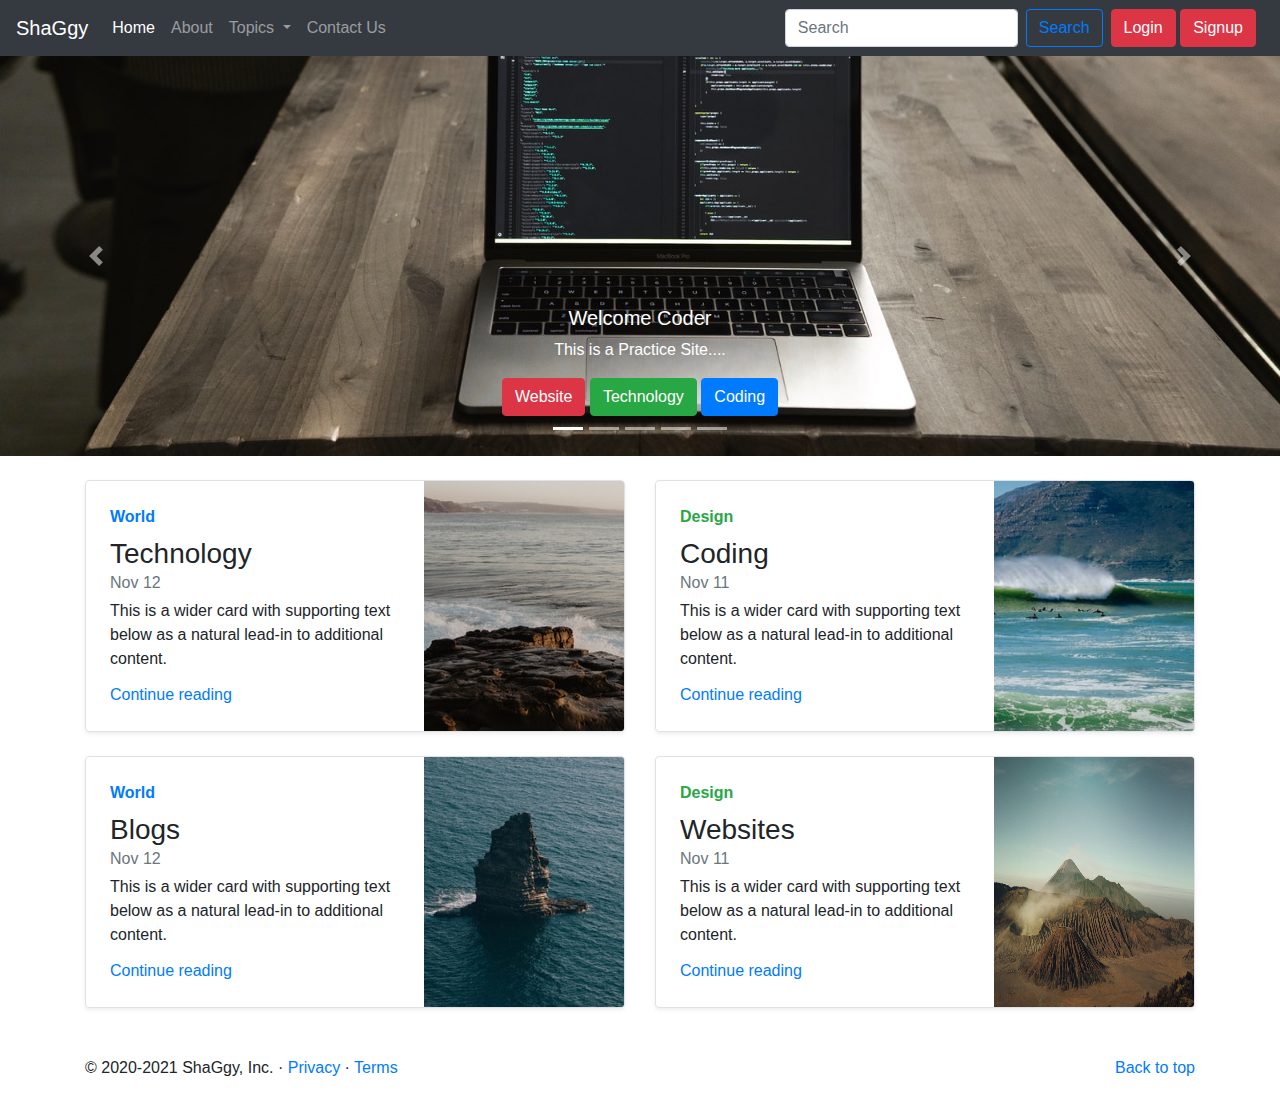
<file: index.html>
<!doctype html>
<html lang="en">

<head>
    <!-- Required meta tags -->
    <meta charset="utf-8">
    <meta name="viewport" content="width=device-width, initial-scale=1, shrink-to-fit=no">

    <!-- Bootstrap CSS -->
    <link rel="stylesheet" href="https://stackpath.bootstrapcdn.com/bootstrap/4.5.2/css/bootstrap.min.css"
        integrity="sha384-JcKb8q3iqJ61gNV9KGb8thSsNjpSL0n8PARn9HuZOnIxN0hoP+VmmDGMN5t9UJ0Z" crossorigin="anonymous">

    <title>MySite</title>
</head>

<body>
    <nav class="navbar navbar-expand-lg navbar-dark bg-dark">
        <a class="navbar-brand" href="https://akash-salvi.github.io/bootstrap/">ShaGgy</a>
        <button class="navbar-toggler" type="button" data-toggle="collapse" data-target="#navbarSupportedContent"
            aria-controls="navbarSupportedContent" aria-expanded="false" aria-label="Toggle navigation">
            <span class="navbar-toggler-icon"></span>
        </button>

        <div class="collapse navbar-collapse" id="navbarSupportedContent">
            <ul class="navbar-nav mr-auto">
                <li class="nav-item active">
                    <a class="nav-link" href="https://akash-salvi.github.io/bootstrap/">Home <span class="sr-only">(current)</span></a>
                </li>
                <li class="nav-item">
                    <a class="nav-link" href="https://akash-salvi.github.io/bootstrap/about.html">About</a>
                </li>
                <li class="nav-item dropdown">
                    <a class="nav-link dropdown-toggle" href="#" id="navbarDropdown" role="button"
                        data-toggle="dropdown" aria-haspopup="true" aria-expanded="false">
                        Topics
                    </a>
                    <div class="dropdown-menu" aria-labelledby="navbarDropdown">
                        <a class="dropdown-item" href="#">Technology</a>
                        <a class="dropdown-item" href="#">Space </a>
                        <div class="dropdown-divider"></div>
                        <a class="dropdown-item" href="#">Support</a>
                        <a class="dropdown-item" href="#">Help</a>
                    </div>
                </li>
                <li class="nav-item">
                    <a class="nav-link" href="https://akash-salvi.github.io/bootstrap/contact.html">Contact Us</a>
                </li>

            </ul>
            <form class="form-inline my-2 my-lg-0">
                <input class="form-control mr-sm-2" type="search" placeholder="Search" aria-label="Search">
                <button class="btn btn-outline-primary my-2 my-sm-0" type="submit">Search</button>
                <div class="mx-2">
                    <button type="button" class="btn btn-danger" data-toggle="modal"
                        data-target="#loginModal">Login</button>
                    <button type="button" class="btn btn-danger" data-toggle="modal"
                        data-target="#signupModal">Signup</button>
                </div>
            </form>
        </div>
    </nav>

    <!--Login Modal -->
    <div class="modal fade" id="loginModal" tabindex="-1" aria-labelledby="loginModalLabel" aria-hidden="true">
        <div class="modal-dialog">
            <div class="modal-content">
                <div class="modal-header">
                    <h5 class="modal-title" id="loginModalLabel">Login</h5>
                    <button type="button" class="close" data-dismiss="modal" aria-label="Close">
                        <span aria-hidden="true">&times;</span>
                    </button>
                </div>
                <div class="modal-body">
                    <form>
                        <div class="form-group">
                            <label for="exampleInputEmail1">Email address</label>
                            <input type="email" class="form-control" id="exampleInputEmail1"
                                aria-describedby="emailHelp">
                            <small id="emailHelp" class="form-text text-muted">We'll never share your email with anyone
                                else.</small>
                        </div>
                        <div class="form-group">
                            <label for="exampleInputPassword1">Password</label>
                            <input type="password" class="form-control" id="exampleInputPassword1">
                        </div>
                        <button type="submit" class="btn btn-primary">Login</button>
                    </form>
                </div>
                <div class="modal-footer">
                    <button type="button" class="btn btn-secondary" data-dismiss="modal">Close</button>
                </div>
            </div>
        </div>
    </div>

    <!--Signup Modal -->
    <div class="modal fade" id="signupModal" tabindex="-1" aria-labelledby="signupModalLabel" aria-hidden="true">
        <div class="modal-dialog">
            <div class="modal-content">
                <div class="modal-header">
                    <h5 class="modal-title" id="signupModalLabel">Create a Account</h5>
                    <button type="button" class="close" data-dismiss="modal" aria-label="Close">
                        <span aria-hidden="true">&times;</span>
                    </button>
                </div>
                <div class="modal-body">
                    <form>
                        <div class="form-group">
                            <label for="exampleInputEmail1">Email address</label>
                            <input type="email" class="form-control" id="exampleInputEmail1"
                                aria-describedby="emailHelp">
                            <small id="emailHelp" class="form-text text-muted">We'll never share your email with anyone
                                else.</small>
                        </div>
                        <div class="form-group">
                            <label for="exampleInputPassword1">Password</label>
                            <input type="password" class="form-control" id="exampleInputPassword1">
                        </div>
                        <div class="form-group">
                            <label for="exampleInputPassword1">Confirm Password</label>
                            <input type="password" class="form-control" id="exampleInputPassword1">
                        </div>
                        <button type="submit" class="btn btn-primary">Create Account</button>
                    </form>
                </div>
                <div class="modal-footer">
                    <button type="button" class="btn btn-secondary" data-dismiss="modal">Close</button>
                </div>
            </div>
        </div>
    </div>
    <div id="carouselExampleIndicators" class="carousel slide carousel-fade" data-ride="carousel">
        <ol class="carousel-indicators">
            <li data-target="#carouselExampleIndicators" data-slide-to="0" class="active"></li>
            <li data-target="#carouselExampleIndicators" data-slide-to="1"></li>
            <li data-target="#carouselExampleIndicators" data-slide-to="2"></li>
            <li data-target="#carouselExampleIndicators" data-slide-to="3"></li>
            <li data-target="#carouselExampleIndicators" data-slide-to="4"></li>
        </ol>
        <div class="carousel-inner">
            <div class="carousel-item active">
                <img src="lap.jpg" class="d-block w-100" alt="...">
                <div class="carousel-caption d-none d-md-block">
                    <h5>Welcome Coder</h5>
                    <p>This is a Practice Site....</p>
                    <button class="btn btn-danger">Website</button>
                    <button class="btn btn-success">Technology</button>
                    <button class="btn btn-primary">Coding</button>
                </div>
            </div>
            <div class="carousel-item">
                <img src="matrix.jpg" class="d-block w-100" alt="...">
                <div class="carousel-caption d-none d-md-block">
                    <h5>Welcome Coder</h5>
                    <p>This is a Practice Site....</p>
                    <button class="btn btn-danger">Website</button>
                    <button class="btn btn-success">Technology</button>
                    <button class="btn btn-primary">Coding</button>
                </div>
            </div>
            <div class="carousel-item">
                <img src="lap2.jpg" class="d-block w-100" alt="...">
                <div class="carousel-caption d-none d-md-block">
                    <h5>Welcome Coder</h5>
                    <p>This is a Practice Site....</p>
                    <button class="btn btn-danger">Website</button>
                    <button class="btn btn-success">Technology</button>
                    <button class="btn btn-primary">Coding</button>
                </div>
            </div>
            <div class="carousel-item">
                <img src="chil.jpg" class="d-block w-100" alt="...">
                <div class="carousel-caption d-none d-md-block">
                    <h5>Welcome Coder</h5>
                    <p>This is a Practice Site....</p>
                    <button class="btn btn-danger">Website</button>
                    <button class="btn btn-success">Technology</button>
                    <button class="btn btn-primary">Coding</button>
                </div>
            </div>
            <div class="carousel-item">
                <img src="neo.jpg" class="d-block w-100" alt="...">
                <div class="carousel-caption d-none d-md-block">
                    <h5>Welcome Coder</h5>
                    <p>This is a Practice Site....</p>
                    <button class="btn btn-danger">Website</button>
                    <button class="btn btn-success">Technology</button>
                    <button class="btn btn-primary">Coding</button>
                </div>
            </div>
        </div>
        <a class="carousel-control-prev" href="#carouselExampleIndicators" role="button" data-slide="prev">
            <span class="carousel-control-prev-icon" aria-hidden="true"></span>
            <span class="sr-only">Previous</span>
        </a>
        <a class="carousel-control-next" href="#carouselExampleIndicators" role="button" data-slide="next">
            <span class="carousel-control-next-icon" aria-hidden="true"></span>
            <span class="sr-only">Next</span>
        </a>
    </div>

    <div class="container my-4">
        <div class="row">
            <div class="col">
                <div
                    class="row no-gutters border rounded overflow-hidden flex-md-row mb-4 shadow-sm h-md-250 position-relative">
                    <div class="col p-4 d-flex flex-column position-static">
                        <strong class="d-inline-block mb-2 text-primary">World</strong>
                        <h3 class="mb-0">Technology</h3>
                        <div class="mb-1 text-muted">Nov 12</div>
                        <p class="card-text mb-auto">This is a wider card with supporting text below as a natural
                            lead-in to
                            additional content.</p>
                        <a href="#" class="stretched-link">Continue reading</a>
                    </div>
                    <div class="col-auto d-none d-lg-block">
                        <img src="1.jpg" class="bd-placeholder-img" width="200" height="250" alt="">
                    </div>
                </div>
            </div>
            <div class="col">
                <div
                    class="row no-gutters border rounded overflow-hidden flex-md-row mb-4 shadow-sm h-md-250 position-relative">
                    <div class="col p-4 d-flex flex-column position-static">
                        <strong class="d-inline-block mb-2 text-success">Design</strong>
                        <h3 class="mb-0">Coding</h3>
                        <div class="mb-1 text-muted">Nov 11</div>
                        <p class="mb-auto">This is a wider card with supporting text below as a natural lead-in to
                            additional content.</p>
                        <a href="#" class="stretched-link">Continue reading</a>
                    </div>
                    <div class="col-auto d-none d-lg-block">
                        <img src="3.jpg" class="bd-placeholder-img" width="200" height="250" alt="">
                    </div>
                </div>
            </div>
        </div>
        <div class="row">
            <div class="col">
                <div
                    class="row no-gutters border rounded overflow-hidden flex-md-row mb-4 shadow-sm h-md-250 position-relative">
                    <div class="col p-4 d-flex flex-column position-static">
                        <strong class="d-inline-block mb-2 text-primary">World</strong>
                        <h3 class="mb-0">Blogs</h3>
                        <div class="mb-1 text-muted">Nov 12</div>
                        <p class="card-text mb-auto">This is a wider card with supporting text below as a natural
                            lead-in to
                            additional content.</p>
                        <a href="#" class="stretched-link">Continue reading</a>
                    </div>
                    <div class="col-auto d-none d-lg-block">
                        <img src="2.jpg" class="bd-placeholder-img" width="200" height="250" alt="">
                    </div>
                </div>
            </div>
            <div class="col">
                <div
                    class="row no-gutters border rounded overflow-hidden flex-md-row mb-4 shadow-sm h-md-250 position-relative">
                    <div class="col p-4 d-flex flex-column position-static">
                        <strong class="d-inline-block mb-2 text-success">Design</strong>
                        <h3 class="mb-0">Websites</h3>
                        <div class="mb-1 text-muted">Nov 11</div>
                        <p class="mb-auto">This is a wider card with supporting text below as a natural lead-in to
                            additional content.</p>
                        <a href="#" class="stretched-link">Continue reading</a>
                    </div>
                    <div class="col-auto d-none d-lg-block">
                        <img src="4.jpg" class="bd-placeholder-img" width="200" height="250" alt="">
                    </div>
                </div>
            </div>
        </div>
    </div>



    <!-- Optional JavaScript -->
    <!-- jQuery first, then Popper.js, then Bootstrap JS -->
    <script src="https://code.jquery.com/jquery-3.5.1.slim.min.js"
        integrity="sha384-DfXdz2htPH0lsSSs5nCTpuj/zy4C+OGpamoFVy38MVBnE+IbbVYUew+OrCXaRkfj"
        crossorigin="anonymous"></script>
    <script src="https://cdn.jsdelivr.net/npm/popper.js@1.16.1/dist/umd/popper.min.js"
        integrity="sha384-9/reFTGAW83EW2RDu2S0VKaIzap3H66lZH81PoYlFhbGU+6BZp6G7niu735Sk7lN"
        crossorigin="anonymous"></script>
    <script src="https://stackpath.bootstrapcdn.com/bootstrap/4.5.2/js/bootstrap.min.js"
        integrity="sha384-B4gt1jrGC7Jh4AgTPSdUtOBvfO8shuf57BaghqFfPlYxofvL8/KUEfYiJOMMV+rV"
        crossorigin="anonymous"></script>

    <footer class="container">
        <p class="float-right"><a href="#">Back to top</a></p>
        <p>© 2020-2021 ShaGgy, Inc. · <a href="#">Privacy</a> · <a href="#">Terms</a></p>
    </footer>
</body>

</html>
</file>
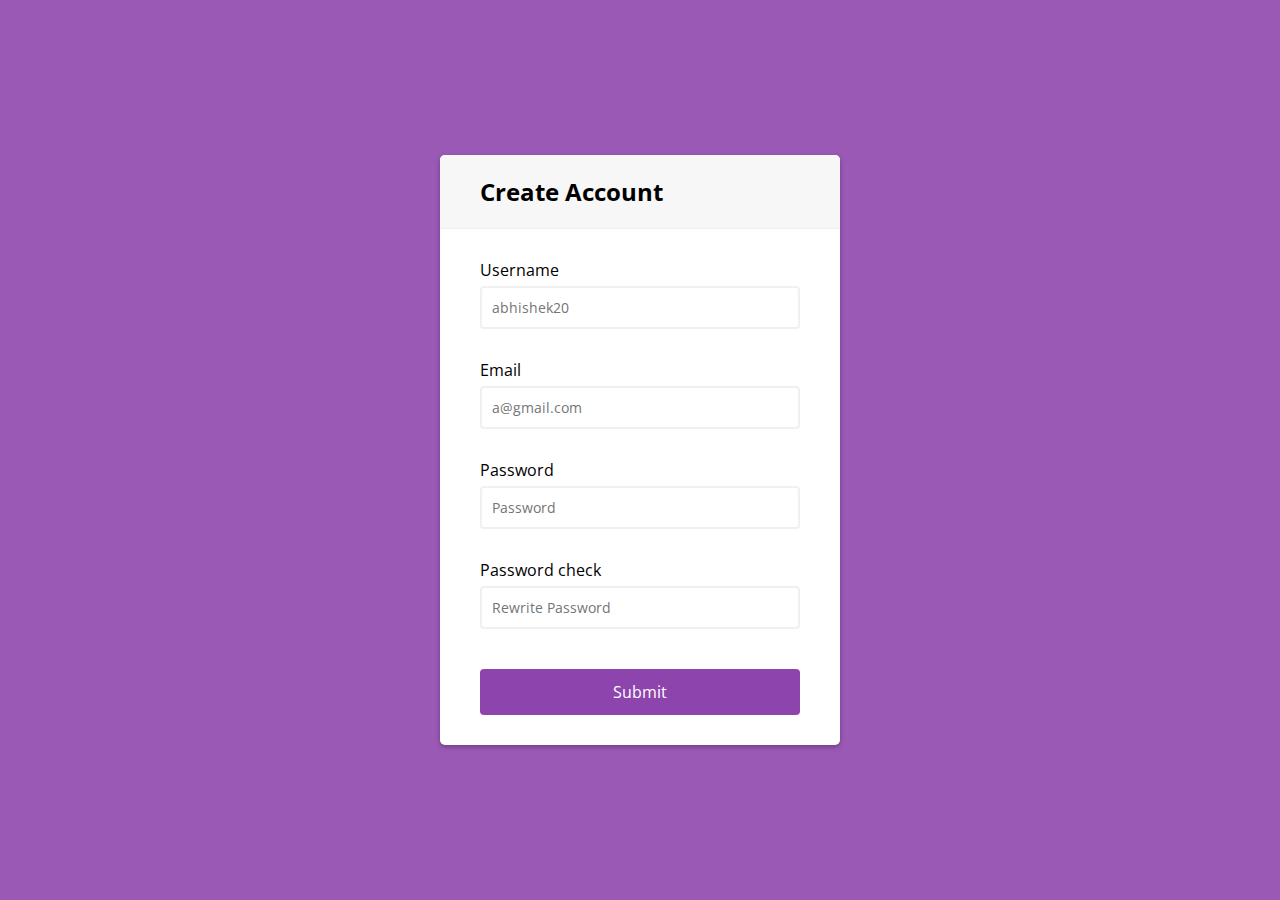
<file: Sign up/index.html>
<!DOCTYPE html>
<html>
<head>
	<title>Sign Up Form Validation</title>
	<link rel="stylesheet" type="text/css" href="css/style.css">
	<meta name="viewport" content="width=device-width, initial-scale=1">
</head>
<body>
	<div class="container">
        <div class="header">
            <h2>Create Account</h2>
        </div>
        <form id="form" class="form">
            <div class="form-control">
                <label for="username">Username</label>
                <input type="text" placeholder="abhishek20" id="username" />
                <i class="fas fa-check-circle"></i>
                <i class="fas fa-exclamation-circle"></i>
                <small>Error message</small>
            </div>
            <div class="form-control">
                <label for="username">Email</label>
                <input type="email" placeholder="a@gmail.com" id="email" />
                <i class="fas fa-check-circle"></i>
                <i class="fas fa-exclamation-circle"></i>
                <small>Error message</small>
            </div>
            <div class="form-control">
                <label for="username">Password</label>
                <input type="password" placeholder="Password" id="password"/>
                <i class="fas fa-check-circle"></i>
                <i class="fas fa-exclamation-circle"></i>
                <small>Error message</small>
            </div>
            <div class="form-control">
                <label for="username">Password check</label>
                <input type="password" placeholder="Rewrite Password" id="password2"/>
                <i class="fas fa-check-circle"></i>
                <i class="fas fa-exclamation-circle"></i>
                <small>Error message</small>
            </div>
            <button>Submit</button>
        </form>
    </div>
    <script type="text/javascript" src="js/main.js"></script>
</body>
</html>
</file>
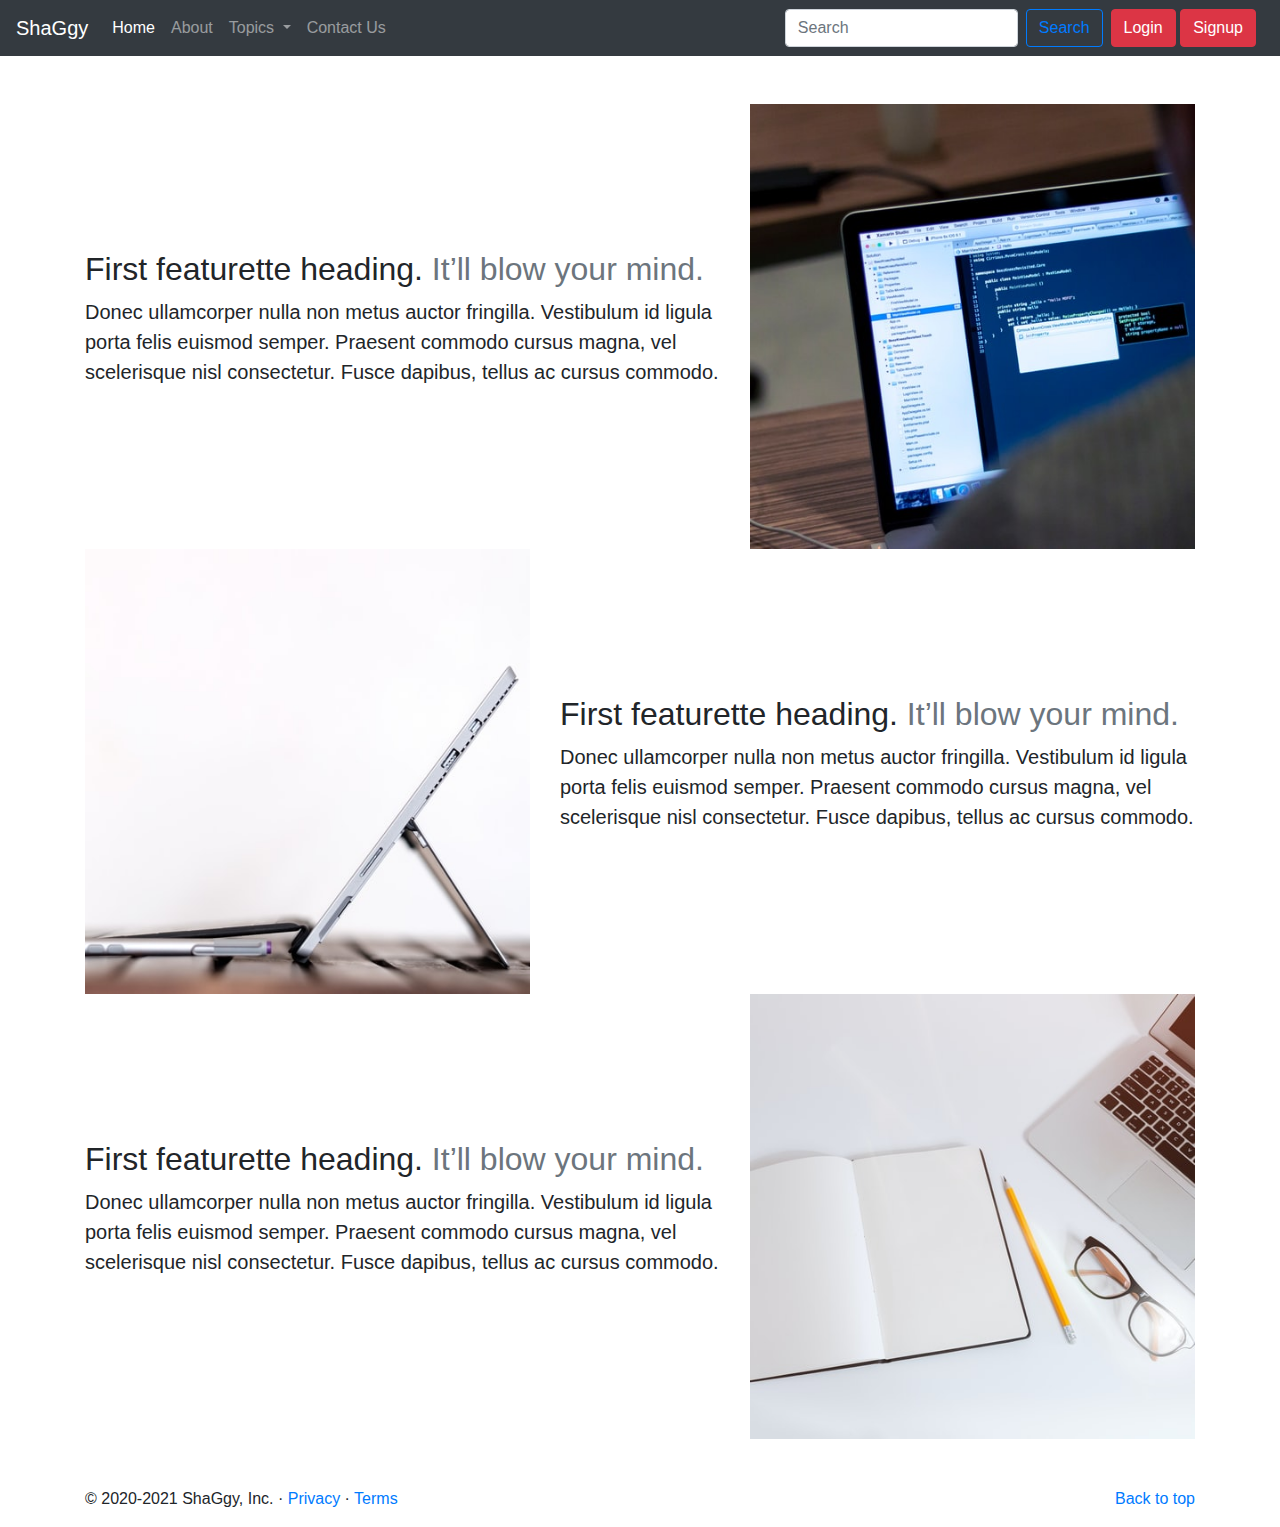
<file: about.html>
<!doctype html>
<html lang="en">

<head>
    <!-- Required meta tags -->
    <meta charset="utf-8">
    <meta name="viewport" content="width=device-width, initial-scale=1, shrink-to-fit=no">

    <!-- Bootstrap CSS -->
    <link rel="stylesheet" href="https://stackpath.bootstrapcdn.com/bootstrap/4.5.2/css/bootstrap.min.css"
        integrity="sha384-JcKb8q3iqJ61gNV9KGb8thSsNjpSL0n8PARn9HuZOnIxN0hoP+VmmDGMN5t9UJ0Z" crossorigin="anonymous">

    <title>MySite</title>
</head>

<body>
    <nav class="navbar navbar-expand-lg navbar-dark bg-dark">
        <a class="navbar-brand" href="https://akash-salvi.github.io/bootstrap">ShaGgy</a>
        <button class="navbar-toggler" type="button" data-toggle="collapse" data-target="#navbarSupportedContent"
            aria-controls="navbarSupportedContent" aria-expanded="false" aria-label="Toggle navigation">
            <span class="navbar-toggler-icon"></span>
        </button>

        <div class="collapse navbar-collapse" id="navbarSupportedContent">
            <ul class="navbar-nav mr-auto">
                <li class="nav-item active">
                    <a class="nav-link" href="https://akash-salvi.github.io/bootstrap/">Home <span class="sr-only">(current)</span></a>
                </li>
                <li class="nav-item">
                    <a class="nav-link" href="https://akash-salvi.github.io/bootstrap/about.html">About</a>
                </li>
                <li class="nav-item dropdown">
                    <a class="nav-link dropdown-toggle" href="#" id="navbarDropdown" role="button"
                        data-toggle="dropdown" aria-haspopup="true" aria-expanded="false">
                        Topics
                    </a>
                    <div class="dropdown-menu" aria-labelledby="navbarDropdown">
                        <a class="dropdown-item" href="#">Technology</a>
                        <a class="dropdown-item" href="#">Space </a>
                        <div class="dropdown-divider"></div>
                        <a class="dropdown-item" href="#">Support</a>
                        <a class="dropdown-item" href="#">Help</a>
                    </div>
                </li>
                <li class="nav-item">
                    <a class="nav-link" href="https://akash-salvi.github.io/bootstrap/contact.html">Contact Us</a>
                </li>

            </ul>
            <form class="form-inline my-2 my-lg-0">
                <input class="form-control mr-sm-2" type="search" placeholder="Search" aria-label="Search">
                <button class="btn btn-outline-primary my-2 my-sm-0" type="submit">Search</button>
                <div class="mx-2">
                    <button type="button" class="btn btn-danger" data-toggle="modal"
                        data-target="#loginModal">Login</button>
                    <button type="button" class="btn btn-danger" data-toggle="modal"
                        data-target="#signupModal">Signup</button>
                </div>
            </form>
        </div>
    </nav>

    <!--Login Modal -->
    <div class="modal fade" id="loginModal" tabindex="-1" aria-labelledby="loginModalLabel" aria-hidden="true">
        <div class="modal-dialog">
            <div class="modal-content">
                <div class="modal-header">
                    <h5 class="modal-title" id="loginModalLabel">Login</h5>
                    <button type="button" class="close" data-dismiss="modal" aria-label="Close">
                        <span aria-hidden="true">&times;</span>
                    </button>
                </div>
                <div class="modal-body">
                    <form>
                        <div class="form-group">
                            <label for="exampleInputEmail1">Email address</label>
                            <input type="email" class="form-control" id="exampleInputEmail1"
                                aria-describedby="emailHelp">
                            <small id="emailHelp" class="form-text text-muted">We'll never share your email with anyone
                                else.</small>
                        </div>
                        <div class="form-group">
                            <label for="exampleInputPassword1">Password</label>
                            <input type="password" class="form-control" id="exampleInputPassword1">
                        </div>
                        <button type="submit" class="btn btn-primary">Login</button>
                    </form>
                </div>
                <div class="modal-footer">
                    <button type="button" class="btn btn-secondary" data-dismiss="modal">Close</button>
                </div>
            </div>
        </div>
    </div>

    <!--Signup Modal -->
    <div class="modal fade" id="signupModal" tabindex="-1" aria-labelledby="signupModalLabel" aria-hidden="true">
        <div class="modal-dialog">
            <div class="modal-content">
                <div class="modal-header">
                    <h5 class="modal-title" id="signupModalLabel">Create a Account</h5>
                    <button type="button" class="close" data-dismiss="modal" aria-label="Close">
                        <span aria-hidden="true">&times;</span>
                    </button>
                </div>
                <div class="modal-body">
                    <form>
                        <div class="form-group">
                            <label for="exampleInputEmail1">Email address</label>
                            <input type="email" class="form-control" id="exampleInputEmail1"
                                aria-describedby="emailHelp">
                            <small id="emailHelp" class="form-text text-muted">We'll never share your email with anyone
                                else.</small>
                        </div>
                        <div class="form-group">
                            <label for="exampleInputPassword1">Password</label>
                            <input type="password" class="form-control" id="exampleInputPassword1">
                        </div>
                        <div class="form-group">
                            <label for="exampleInputPassword1">Confirm Password</label>
                            <input type="password" class="form-control" id="exampleInputPassword1">
                        </div>
                        <button type="submit" class="btn btn-primary">Create Account</button>
                    </form>
                </div>
                <div class="modal-footer">
                    <button type="button" class="btn btn-secondary" data-dismiss="modal">Close</button>
                </div>
            </div>
        </div>
    </div>

    <div class="container my-5">
        <div class="row featurette d.flex justify.content-center align-items-center">
            <div class="col-md-7">
                <h2 class="featurette-heading">First featurette heading. <span class="text-muted">It’ll blow your
                        mind.</span></h2>
                <p class="lead">Donec ullamcorper nulla non metus auctor fringilla. Vestibulum id ligula porta felis
                    euismod
                    semper. Praesent commodo cursus magna, vel scelerisque nisl consectetur. Fusce dapibus, tellus ac
                    cursus
                    commodo.</p>
            </div>
            <div class="col-md-5">
                <img src="7.jpg" class="img-fluid" alt="">
            </div>
        </div>
        <div class="row featurette d.flex justify.content-center align-items-center">
            <div class="col-md-7  order-md-2">
                <h2 class="featurette-heading">First featurette heading. <span class="text-muted">It’ll blow your
                        mind.</span></h2>
                <p class="lead">Donec ullamcorper nulla non metus auctor fringilla. Vestibulum id ligula porta felis
                    euismod
                    semper. Praesent commodo cursus magna, vel scelerisque nisl consectetur. Fusce dapibus, tellus ac
                    cursus
                    commodo.</p>
            </div>
            <div class="col-md-5  order-md-1">
                <img src="6.jpg" class="img-fluid" alt="">
            </div>
        </div>
        <div class="row featurette d.flex justify.content-center align-items-center">
            <div class="col-md-7">
                <h2 class="featurette-heading">First featurette heading. <span class="text-muted">It’ll blow your
                        mind.</span></h2>
                <p class="lead">Donec ullamcorper nulla non metus auctor fringilla. Vestibulum id ligula porta felis
                    euismod
                    semper. Praesent commodo cursus magna, vel scelerisque nisl consectetur. Fusce dapibus, tellus ac
                    cursus
                    commodo.</p>
            </div>
            <div class="col-md-5">
                <img src="8.jpg" class="img-fluid" alt="">
            </div>
        </div>
    </div>



    <!-- Optional JavaScript -->
    <!-- jQuery first, then Popper.js, then Bootstrap JS -->
    <script src="https://code.jquery.com/jquery-3.5.1.slim.min.js"
        integrity="sha384-DfXdz2htPH0lsSSs5nCTpuj/zy4C+OGpamoFVy38MVBnE+IbbVYUew+OrCXaRkfj"
        crossorigin="anonymous"></script>
    <script src="https://cdn.jsdelivr.net/npm/popper.js@1.16.1/dist/umd/popper.min.js"
        integrity="sha384-9/reFTGAW83EW2RDu2S0VKaIzap3H66lZH81PoYlFhbGU+6BZp6G7niu735Sk7lN"
        crossorigin="anonymous"></script>
    <script src="https://stackpath.bootstrapcdn.com/bootstrap/4.5.2/js/bootstrap.min.js"
        integrity="sha384-B4gt1jrGC7Jh4AgTPSdUtOBvfO8shuf57BaghqFfPlYxofvL8/KUEfYiJOMMV+rV"
        crossorigin="anonymous"></script>

    <footer class="container">
        <p class="float-right"><a href="#">Back to top</a></p>
        <p>© 2020-2021 ShaGgy, Inc. · <a href="#">Privacy</a> · <a href="#">Terms</a></p>
    </footer>
</body>

</html>
</file>
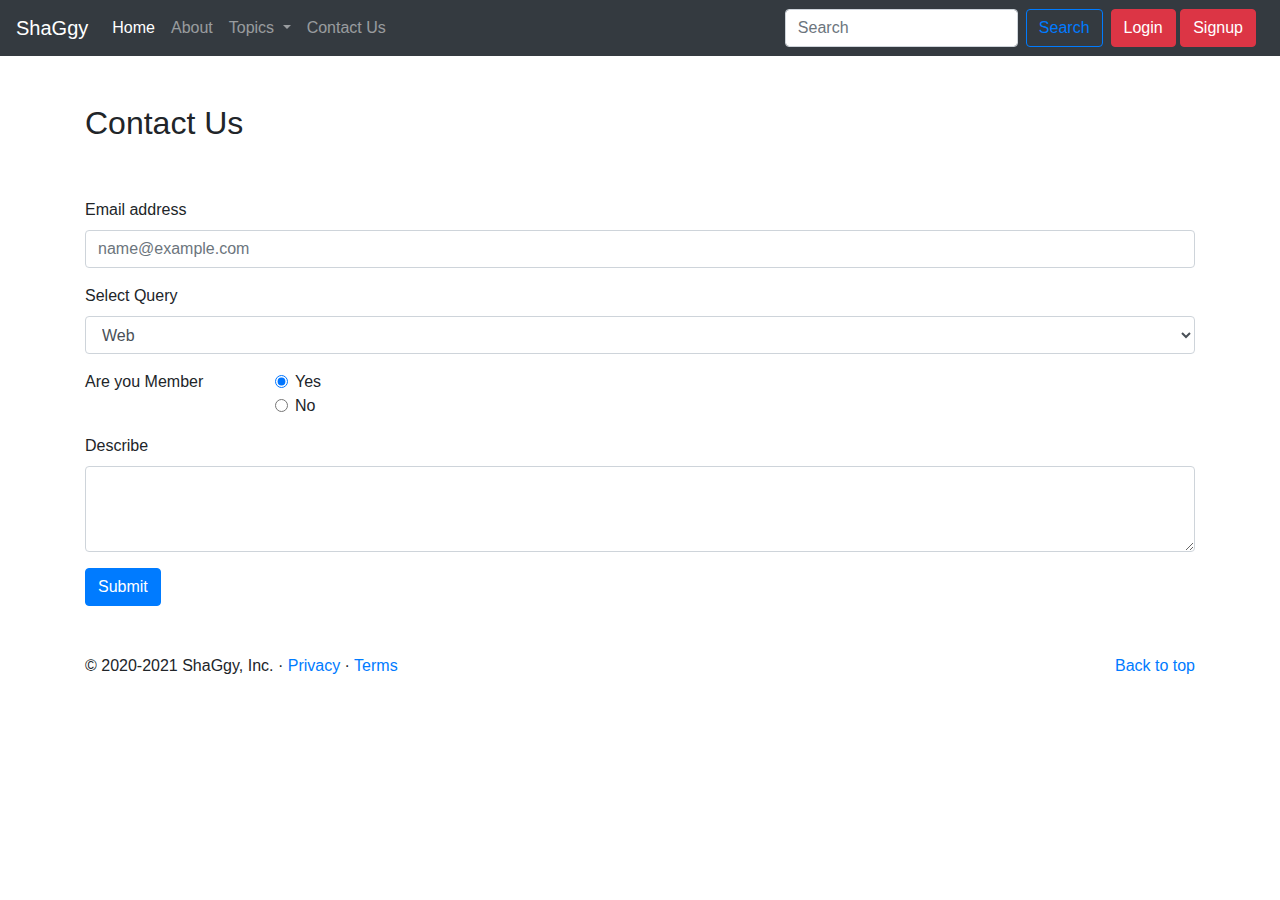
<file: contact.html>
<!doctype html>
<html lang="en">

<head>
    <!-- Required meta tags -->
    <meta charset="utf-8">
    <meta name="viewport" content="width=device-width, initial-scale=1, shrink-to-fit=no">

    <!-- Bootstrap CSS -->
    <link rel="stylesheet" href="https://stackpath.bootstrapcdn.com/bootstrap/4.5.2/css/bootstrap.min.css"
        integrity="sha384-JcKb8q3iqJ61gNV9KGb8thSsNjpSL0n8PARn9HuZOnIxN0hoP+VmmDGMN5t9UJ0Z" crossorigin="anonymous">

    <title>MySite</title>
</head>

<body>
    <nav class="navbar navbar-expand-lg navbar-dark bg-dark">
        <a class="navbar-brand" href="https://akash-salvi.github.io/bootstrap">ShaGgy</a>
        <button class="navbar-toggler" type="button" data-toggle="collapse" data-target="#navbarSupportedContent"
            aria-controls="navbarSupportedContent" aria-expanded="false" aria-label="Toggle navigation">
            <span class="navbar-toggler-icon"></span>
        </button>

        <div class="collapse navbar-collapse" id="navbarSupportedContent">
            <ul class="navbar-nav mr-auto">
                <li class="nav-item active">
                    <a class="nav-link" href="https://akash-salvi.github.io/bootstrap/">Home <span class="sr-only">(current)</span></a>
                </li>
                <li class="nav-item">
                    <a class="nav-link" href="https://akash-salvi.github.io/bootstrap/about.html">About</a>
                </li>
                <li class="nav-item dropdown">
                    <a class="nav-link dropdown-toggle" href="#" id="navbarDropdown" role="button"
                        data-toggle="dropdown" aria-haspopup="true" aria-expanded="false">
                        Topics
                    </a>
                    <div class="dropdown-menu" aria-labelledby="navbarDropdown">
                        <a class="dropdown-item" href="#">Technology</a>
                        <a class="dropdown-item" href="#">Space </a>
                        <div class="dropdown-divider"></div>
                        <a class="dropdown-item" href="#">Support</a>
                        <a class="dropdown-item" href="#">Help</a>
                    </div>
                </li>
                <li class="nav-item">
                    <a class="nav-link" href="https://akash-salvi.github.io/bootstrap/contact.html">Contact Us</a>
                </li>

            </ul>
            <form class="form-inline my-2 my-lg-0">
                <input class="form-control mr-sm-2" type="search" placeholder="Search" aria-label="Search">
                <button class="btn btn-outline-primary my-2 my-sm-0" type="submit">Search</button>
                <div class="mx-2">
                    <button type="button" class="btn btn-danger" data-toggle="modal"
                        data-target="#loginModal">Login</button>
                    <button type="button" class="btn btn-danger" data-toggle="modal"
                        data-target="#signupModal">Signup</button>
                </div>
            </form>
        </div>
    </nav>

    <!--Login Modal -->
    <div class="modal fade" id="loginModal" tabindex="-1" aria-labelledby="loginModalLabel" aria-hidden="true">
        <div class="modal-dialog">
            <div class="modal-content">
                <div class="modal-header">
                    <h5 class="modal-title" id="loginModalLabel">Login</h5>
                    <button type="button" class="close" data-dismiss="modal" aria-label="Close">
                        <span aria-hidden="true">&times;</span>
                    </button>
                </div>
                <div class="modal-body">
                    <form>
                        <div class="form-group">
                            <label for="exampleInputEmail1">Email address</label>
                            <input type="email" class="form-control" id="exampleInputEmail1"
                                aria-describedby="emailHelp">
                            <small id="emailHelp" class="form-text text-muted">We'll never share your email with anyone
                                else.</small>
                        </div>
                        <div class="form-group">
                            <label for="exampleInputPassword1">Password</label>
                            <input type="password" class="form-control" id="exampleInputPassword1">
                        </div>
                        <button type="submit" class="btn btn-primary">Login</button>
                    </form>
                </div>
                <div class="modal-footer">
                    <button type="button" class="btn btn-secondary" data-dismiss="modal">Close</button>
                </div>
            </div>
        </div>
    </div>

    <!--Signup Modal -->
    <div class="modal fade" id="signupModal" tabindex="-1" aria-labelledby="signupModalLabel" aria-hidden="true">
        <div class="modal-dialog">
            <div class="modal-content">
                <div class="modal-header">
                    <h5 class="modal-title" id="signupModalLabel">Create a Account</h5>
                    <button type="button" class="close" data-dismiss="modal" aria-label="Close">
                        <span aria-hidden="true">&times;</span>
                    </button>
                </div>
                <div class="modal-body">
                    <form>
                        <div class="form-group">
                            <label for="exampleInputEmail1">Email address</label>
                            <input type="email" class="form-control" id="exampleInputEmail1"
                                aria-describedby="emailHelp">
                            <small id="emailHelp" class="form-text text-muted">We'll never share your email with anyone
                                else.</small>
                        </div>
                        <div class="form-group">
                            <label for="exampleInputPassword1">Password</label>
                            <input type="password" class="form-control" id="exampleInputPassword1">
                        </div>
                        <div class="form-group">
                            <label for="exampleInputPassword1">Confirm Password</label>
                            <input type="password" class="form-control" id="exampleInputPassword1">
                        </div>
                        <button type="submit" class="btn btn-primary">Create Account</button>
                    </form>
                </div>
                <div class="modal-footer">
                    <button type="button" class="btn btn-secondary" data-dismiss="modal">Close</button>
                </div>
            </div>
        </div>
    </div>

    <div class="container my-5">
        <h2>Contact Us</h2><br><br>
        <form>
            <div class="form-group">
                <label for="exampleFormControlInput1">Email address</label>
                <input type="email" class="form-control" id="exampleFormControlInput1" placeholder="name@example.com">
            </div>
            <div class="form-group">
                <label for="exampleFormControlSelect1">Select Query</label>
                <select class="form-control" id="exampleFormControlSelect1">
                    <option>Web</option>
                    <option>Technology Stack</option>
                    <option>Technology</option>
                    <option>Others</option>
                </select>
            </div>
            <fieldset class="form-group">
                <div class="row">
                    <legend class="col-form-label col-sm-2 pt-0">Are you Member</legend>
                    <div class="col-sm-10">
                        <div class="form-check">
                            <input class="form-check-input" type="radio" name="gridRadios" id="gridRadios1"
                                value="option1" checked>
                            <label class="form-check-label" for="gridRadios1">
                                Yes
                            </label>
                        </div>
                        <div class="form-check">
                            <input class="form-check-input" type="radio" name="gridRadios" id="gridRadios2"
                                value="option2">
                            <label class="form-check-label" for="gridRadios2">
                                No
                            </label>
                        </div>
                        
                    </div>
                </div>
            </fieldset>
            <div class="form-group">
                <label for="exampleFormControlTextarea1">Describe</label>
                <textarea class="form-control" id="exampleFormControlTextarea1" rows="3"></textarea>
            </div>
            <button class="btn btn-primary">Submit</button>
        </form>
    </div>



    <!-- Optional JavaScript -->
    <!-- jQuery first, then Popper.js, then Bootstrap JS -->
    <script src="https://code.jquery.com/jquery-3.5.1.slim.min.js"
        integrity="sha384-DfXdz2htPH0lsSSs5nCTpuj/zy4C+OGpamoFVy38MVBnE+IbbVYUew+OrCXaRkfj"
        crossorigin="anonymous"></script>
    <script src="https://cdn.jsdelivr.net/npm/popper.js@1.16.1/dist/umd/popper.min.js"
        integrity="sha384-9/reFTGAW83EW2RDu2S0VKaIzap3H66lZH81PoYlFhbGU+6BZp6G7niu735Sk7lN"
        crossorigin="anonymous"></script>
    <script src="https://stackpath.bootstrapcdn.com/bootstrap/4.5.2/js/bootstrap.min.js"
        integrity="sha384-B4gt1jrGC7Jh4AgTPSdUtOBvfO8shuf57BaghqFfPlYxofvL8/KUEfYiJOMMV+rV"
        crossorigin="anonymous"></script>

    <footer class="container">
        <p class="float-right"><a href="#">Back to top</a></p>
        <p>© 2020-2021 ShaGgy, Inc. · <a href="#">Privacy</a> · <a href="#">Terms</a></p>
    </footer>
</body>

</html>
</file>
<file: Sign up/css/style.css>
@import url('https://fonts.googleapis.com/css?family=Muli&display=swap');
@import url('https://fonts.googleapis.com/css?family=Open+Sans:400,500&display=swap');

* {
	box-sizing: border-box;
}

body {
	background-color: #9b59b6;
	font-family: 'Open Sans', sans-serif;
	display: flex;
	align-items: center;
	justify-content: center;
	min-height: 100vh;
	margin: 0;
}

.container {
	background-color: #fff;
	border-radius: 5px;
	box-shadow: 0 2px 5px rgba(0, 0, 0, 0.3);
	overflow: hidden;
	width: 400px;
	max-width: 100%;
}

.header {
	border-bottom: 1px solid #f0f0f0;
	background-color: #f7f7f7;
	padding: 20px 40px;
}

.header h2 {
	margin: 0;
}

.form {
	padding: 30px 40px;	
}

.form-control {
	margin-bottom: 10px;
	padding-bottom: 20px;
	position: relative;
}

.form-control label {
	display: inline-block;
	margin-bottom: 5px;
}

.form-control input {
	border: 2px solid #f0f0f0;
	border-radius: 4px;
	display: block;
	font-family: inherit;
	font-size: 14px;
	padding: 10px;
	width: 100%;
}

.form-control input:focus {
	outline: 0;
	border-color: #777;
}

.form-control.success input {
	border-color: #2ecc71;
}

.form-control.error input {
	border-color: #e74c3c;
}

.form-control i {
	visibility: hidden;
	position: absolute;
	top: 40px;
	right: 10px;
}

.form-control.success i.fa-check-circle {
	color: #2ecc71;
	visibility: visible;
}

.form-control.error i.fa-exclamation-circle {
	color: #e74c3c;
	visibility: visible;
}

.form-control small {
	color: #e74c3c;
	position: absolute;
	bottom: 0;
	left: 0;
	visibility: hidden;
}

.form-control.error small {
	visibility: visible;
}

.form button {
	background-color: #8e44ad;
	border: 2px solid #8e44ad;
	border-radius: 4px;
	color: #fff;
	display: block;
	font-family: inherit;
	font-size: 16px;
	padding: 10px;
	margin-top: 20px;
	width: 100%;
}
</file>
